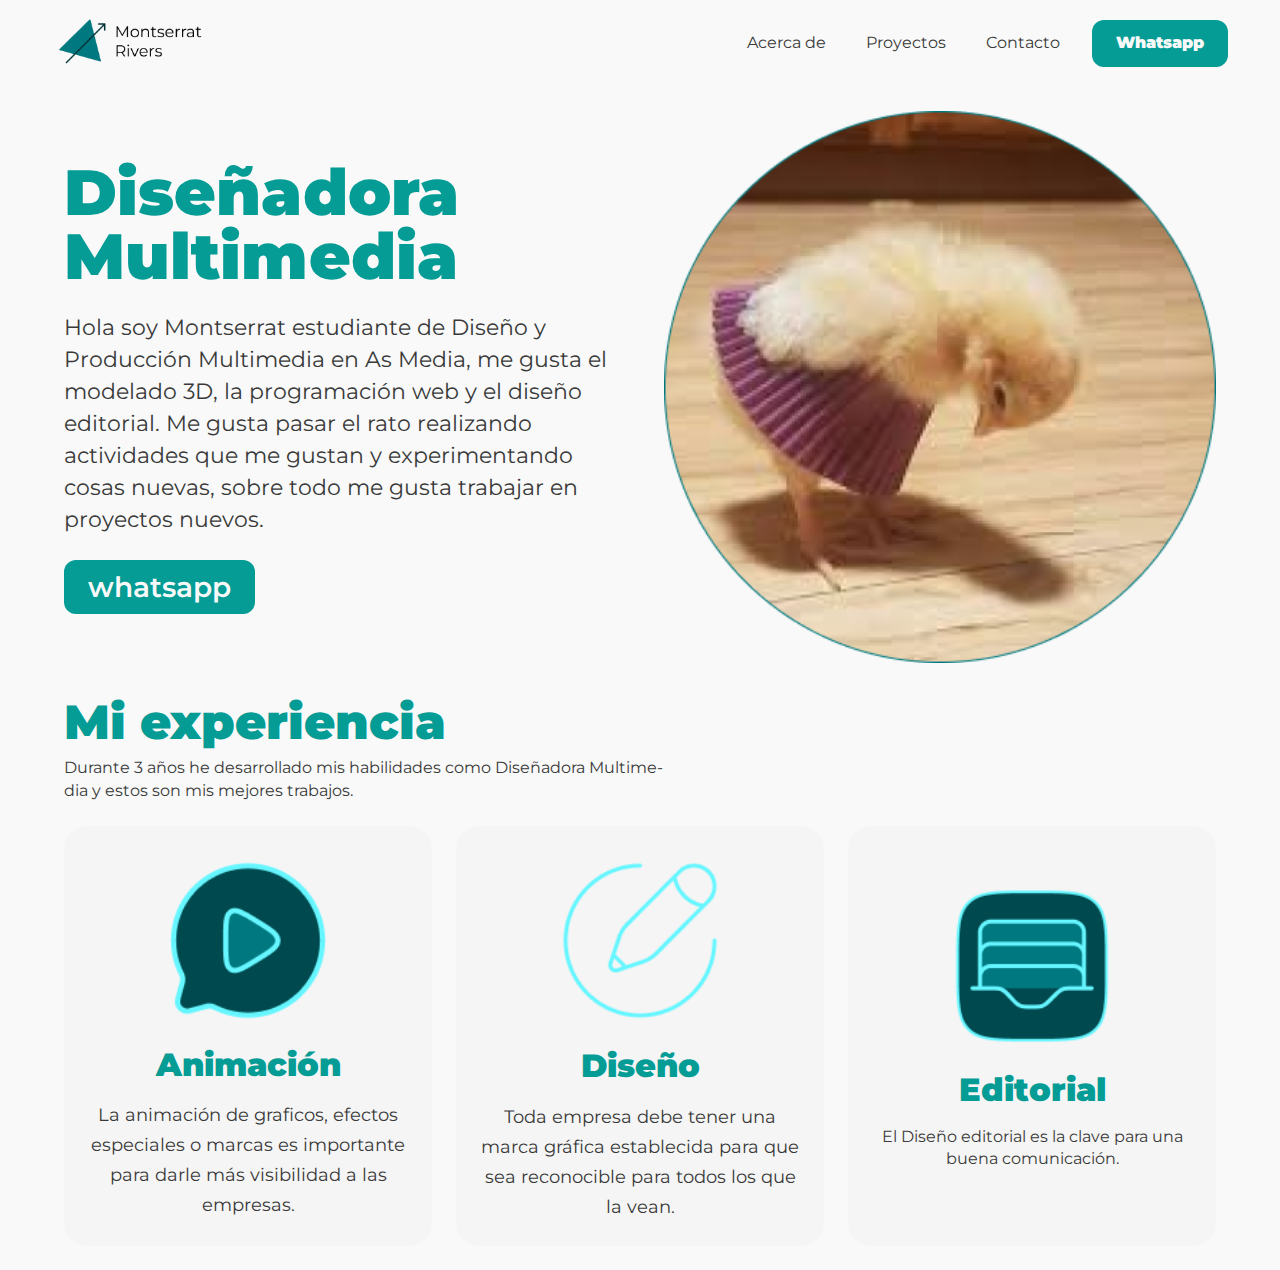
<file: index.html>
<!DOCTYPE html>
<html lang="es">
<head>
    <meta charset="UTF-8">
    <meta name="viewport" content="width=device-width, initial-scale=1.0">
    <title>Inicio-Portafolio Montserrat😎</title>

    <!-- Google fonts start -->
    <link rel="preconnect" href="https://fonts.googleapis.com">
    <link rel="preconnect" href="https://fonts.gstatic.com" crossorigin>
    <link href="https://fonts.googleapis.com/css2?family=Montserrat:ital,wght@0,100..900;1,100..900&display=swap" rel="stylesheet">
    <!-- Google fonts end -->

    <!-- Stylesheet start --> 
    <link rel="stylesheet" href="./CSS/style.css">
    <link rel="stylesheet" href="./CSS/resset.css">
    <!-- Stylesheet end --> 
</head>
<body>
    

    <header class="header">
        <div class="header-wrapper">
            <a class="header-brand" href="./">
                <img src="./assets/brand/Brand-Desktop.png" alt="Logotipo Yo">
            </a>
            <nav class="header-nav">
                <a class="header-nav-item" href="about.html">Acerca de</a>
                <a class="header-nav-item" href="projects.html">Proyectos</a>
                <a class="header-nav-item" href="contact.html">Contacto</a>
                <a class="header-nav-button" href="#">Whatsapp</a>
            </nav>
        </div>
    </header>
    <div class="hero">
        <div class="hero-wrapper">
            <div class="hero-content">
                <h1 class="hero-title">Diseñadora Multimedia</h1>
                <p class="hero-paragraph">Hola soy Montserrat estudiante de Diseño y Producción Multimedia en As Media, me gusta el modelado 3D, la programación web y el diseño editorial.

                    Me gusta pasar el rato realizando actividades que me gustan y experimentando cosas nuevas, sobre todo me gusta trabajar en proyectos nuevos.</p>
                <a class="hero-button" href="#">whatsapp</a>
            </div>
            <div class="hero-profile">
                <img src="./assets/brand/Pic (1).png" alt="Fotografía de Perfil Montserrat">
            </div>
        </div>
    </div>
    
    
    <!-- Contenido principal de la página -->
    <main class="main">
        <!-- Encajonamos las secciones -->
    <div class="main-wrapper">
        <section class="service">
            <div class="service-content">
                <h2 class="service-title">Mi experiencia</h2>
                <p class="service-paragraph">Durante 3 años he desarrollado mis habilidades como Diseñadora Multimedia y estos son mis mejores trabajos.</p>
            </div>
            <div class="service-card">
                <div class="service-item">
                    <img class="service-image" src="assets/icons/Expertise-Animation.png" alt="icono de Animción">
                    <h3 class="service-subtitle">Animación</h3>
                    <p class="service-descrption">La animación de graficos, efectos especiales o marcas es importante para darle más visibilidad a las empresas.</p>
                </div>
                <div class="service-item">
                    <img class="service-image" src="assets/icons/Expertise-Desing.png" alt="ícono de diseño">
                    <h3 class="service-subtitle">Diseño</h3>
                    <p class="service-descrption">Toda empresa debe tener una marca gráfica establecida para que sea reconocible para todos los que la vean.</p>
                </div>
                <div class="service-item">
                    <img class="service-image" src="assets/icons/Expertise-Editorial.png" alt="ícono de Editorial">
                    <h3 class="service-subtitle">Editorial</h3>
                    <p class="service-content">El Diseño editorial es la clave para una buena comunicación.</p>
                </div>
            </div>
        </section>
    </div>
    </main>
    
</body>
</html>
</file>
<file: CSS/style.css>
/* Header */

.header {
    width: 100%;
    display: flex;
    justify-content: center;
}

.header-wrapper {
    width: 100%;
    max-width: 1200px;
    display: flex;
    justify-content: space-between;
    align-items: center;
    padding: 12px;
}

.header-brand {
    width: 200px;
}

.header-nav {
    display: flex;
    gap: 24px;
}

.header-nav-item {
    color: var(--negro);
    padding: 12px 8px;
}

.header-nav-item:hover {
    background-color: var(--turquoise);
    border-radius: 12px;
    color: var(--blanco);
}

.header-nav-button {
    color: var(--blanco);
    font-weight: 900;
    padding: 12px 24px;
    border-radius: 12px;
    background-color: var(--turquesa);
}

.header-nav-button:hover {
    background-color: var(--turquoise);
}

/* Hero */

.hero {
    width: 100%;
    display: flex;
    justify-content: center;
}

.hero-wrapper {
    max-width: 1200px;
    display: grid;
    grid-template-columns: repeat(2, 1fr);
}

.hero-content {
    padding: 24px;
    display: flex;
    flex-direction: column;
    justify-content: center;
}

.hero-title {
    font-size: 64px;
    font-weight: 900;
    line-height: 64px;
    color: var(--turquesa);
    margin-bottom: 24px;
}

.hero-paragraph {
    font-size: 22px;
    line-height: 32px;
    color: var(--negro);
    margin-bottom: 24px;
    hyphens: none;
}

.hero-button {
    font-size: 28px;
    width: fit-content;
    color: var(--blanco);
    font-weight: 600;
    padding: 16px 24px;
    border-radius: 12px;
    background-color: var(--turquesa);
}

.hero-button:hover{
    background-color: var(--turquoise);
}

.hero-profile {
    display: flex;
    justify-content: center;
    padding: 24px;
}

.hero-image {
    width: 90%;
    background-color: var(--turquesa);
    border-radius: 50%;
}

/* Main */

.main {
    display: flex;
    justify-content: center;
    
}

.main-wrapper {
    width: 100%;
    max-width: 1200px;
    
}

.service {
    padding: 24px;
}

.service-content {
    max-width: 600px;
    margin-bottom: 24px;
    
}

.service-title {
    font-size: 48px;
    color: var(--turquesa);
    font-weight: 900;
    margin-bottom: 24px;
}

.service.paragraph {
    font-size: 20px;
    color: var(--negro);
    line-height: 30px;
}

.service-card {
    display: grid;
    grid-template-columns: repeat(3, 1fr);
    gap: 24px;
    
}

.service-item {
    padding: 24px;
    display: flex;
    flex-direction: column;
    justify-content: center;
    gap: 24px;
    text-align: center;
    border-radius: 24px;
    background-color: whitesmoke;
    box-shadow: teal;
}

.service-image {
    align-self: center;
    max-width: 180px;
}

.service-subtitle {
    font-size: 32px;
    font-weight: 900;
    color: var(--turquesa);
}

.service-descrption {
    font-size: 18px;
    line-height: 30px;
}
</file>
<file: CSS/resset.css>
/* resset */

@charset "UTF-8";

/*

  Con este reset vamos a resolver:
    👉 Unificar el uso de Custom Properties
    👉 Problemas de box-model más generales
    👉 Problemas con imagenes, vídeos e iconos svg
    👉 Problemas con tipografías y etiquetas input en formularios
    👉 Unificar la tipografía de todas las etiquetas de una web

*/
/* Aquí definimos las Custom properties */
:root {
        /* Color */
        --turquesa: #049c95;
        --aqua: #52f5f5;
        --turquoise:  #056366;
        --blanco: #F8F9F8;
    --negro: #393939;
    /* Tipografía */
    --tipo-principal:"Montserrat", sans-serif;
        --tipo-secundaria: "Poppins", sans-serif;

}

/* Las adaptamos al modo oscuro */
/* @media (prefers-color-scheme: dark) {
   :root {
    --negro: #ececec;
    }
} */  

/* Opcional */
/* Configuramos si un usuario ha activado el modo alto contraste. (WD) */
/* Opcional */
/* Desactivamos los animations en el caso de que el usuario haya configurado el modo sin animation */

@media (prefers-reduced-motion: reduce) {
    * {
        -webkit-animation: none !important;
                animation: none !important;
        -webkit-transition: none !important;
        transition: none !important;
    }
}

/* Reseteamos los margin y paddings de todas las etiquetas */

*{
    margin: 0;
    padding: 0;
    border: 0;
    -webkit-box-sizing: border-box;
            box-sizing: border-box;
    vertical-align: baseline;
}

/* Evitamos problemas con las imagenes */

img, picture, video, iframe, figure {
    max-width: 100%;
    width: 100%;
    display: block;
    /* Opcional */
    -o-object-fit: cover;
        object-fit: cover;
    /* Opcional */
    -o-object-position: center center;
        object-position: center center;
}

/* Reseteamos los enlaces para funcionar como cajas.. */

a {
    display: block;
    text-decoration: none;
    color: inherit;
    font-size: inherit;
}

/* ... excepto los que se encuentran en párrafos */

p a {
    display: inline;
}

/* Quitamos los puntos de los <li> */

li {
    list-style-type: none;
}

/* Configuramos anclas suaves */

html {
    scroll-behavior: smooth;
}

/* Desactivamosestilos por defecto de las principales etiquetas de texto */

h1, h2, h3, h4, h5, h6, p, span, a, strong, blockquote, i, b, u, em {
    font-size: 1em;
    font-weight: inherit;
    font-style: inherit;
    text-decoration: none;
    color: inherit;
}

/* Evitamos problemas con los pseudoelementos de quotes */

blockquote::before, blockquote::after, q::before, q::after {
    content: "";
    content: none;
}

/* Configuramos el texto que seleccionamos */

::-moz-selection {
    background-color: var(--negro);
    color: var(--blanco);
}

::selection {
    background-color: var(--negro);
    color: var(--blanco);
}

/* Nivelamos problemas de tipografías y colocación de formularios */

form, input, textarea, select, button, label {
    font-family: inherit;
    font-size: inherit;
    -webkit-hyphens: auto;
        -ms-hyphens: auto;
            hyphens: auto;
    background-color: transparent;
    color: inherit;
    display: block;
    /* Opcional */
    -webkit-appearance: none;
        -moz-appearance: none;
            appearance: none;
}

/* Reseteamos las tablas */

table, tr, td {
    border-collapse: collapse;
    border-spacing: 0;
}

/* Evitamos problemas con los SVG */

svg {
    width: 100%;
    display: block;
    fill: currentColor;
}

/* (Probándolo, no usar en producción) En el caso de añadir una */
/* p svg{
    display: inline;
    width: initial;
} */

/* Configuramos las tipografía para toda la web */

body {
    min-height: 100vh;
    font-size: 100%;
    font-family: var(--tipo-principal);
    color: var(--negro);
            background-color: var(--blanco);
    /* Opcional */
    line-height: 1.4em;
    /* Opcional */
    -webkit-hyphens: auto;
        -ms-hyphens: auto;
            hyphens: auto;
    /* Opcional */
    font-smooth: always;
    /* Opcional */
    -webkit-font-smoothing: antialised;
    /* Opcional */
    -moz-osx-font-smoothing: grayscale;
}
</file>
